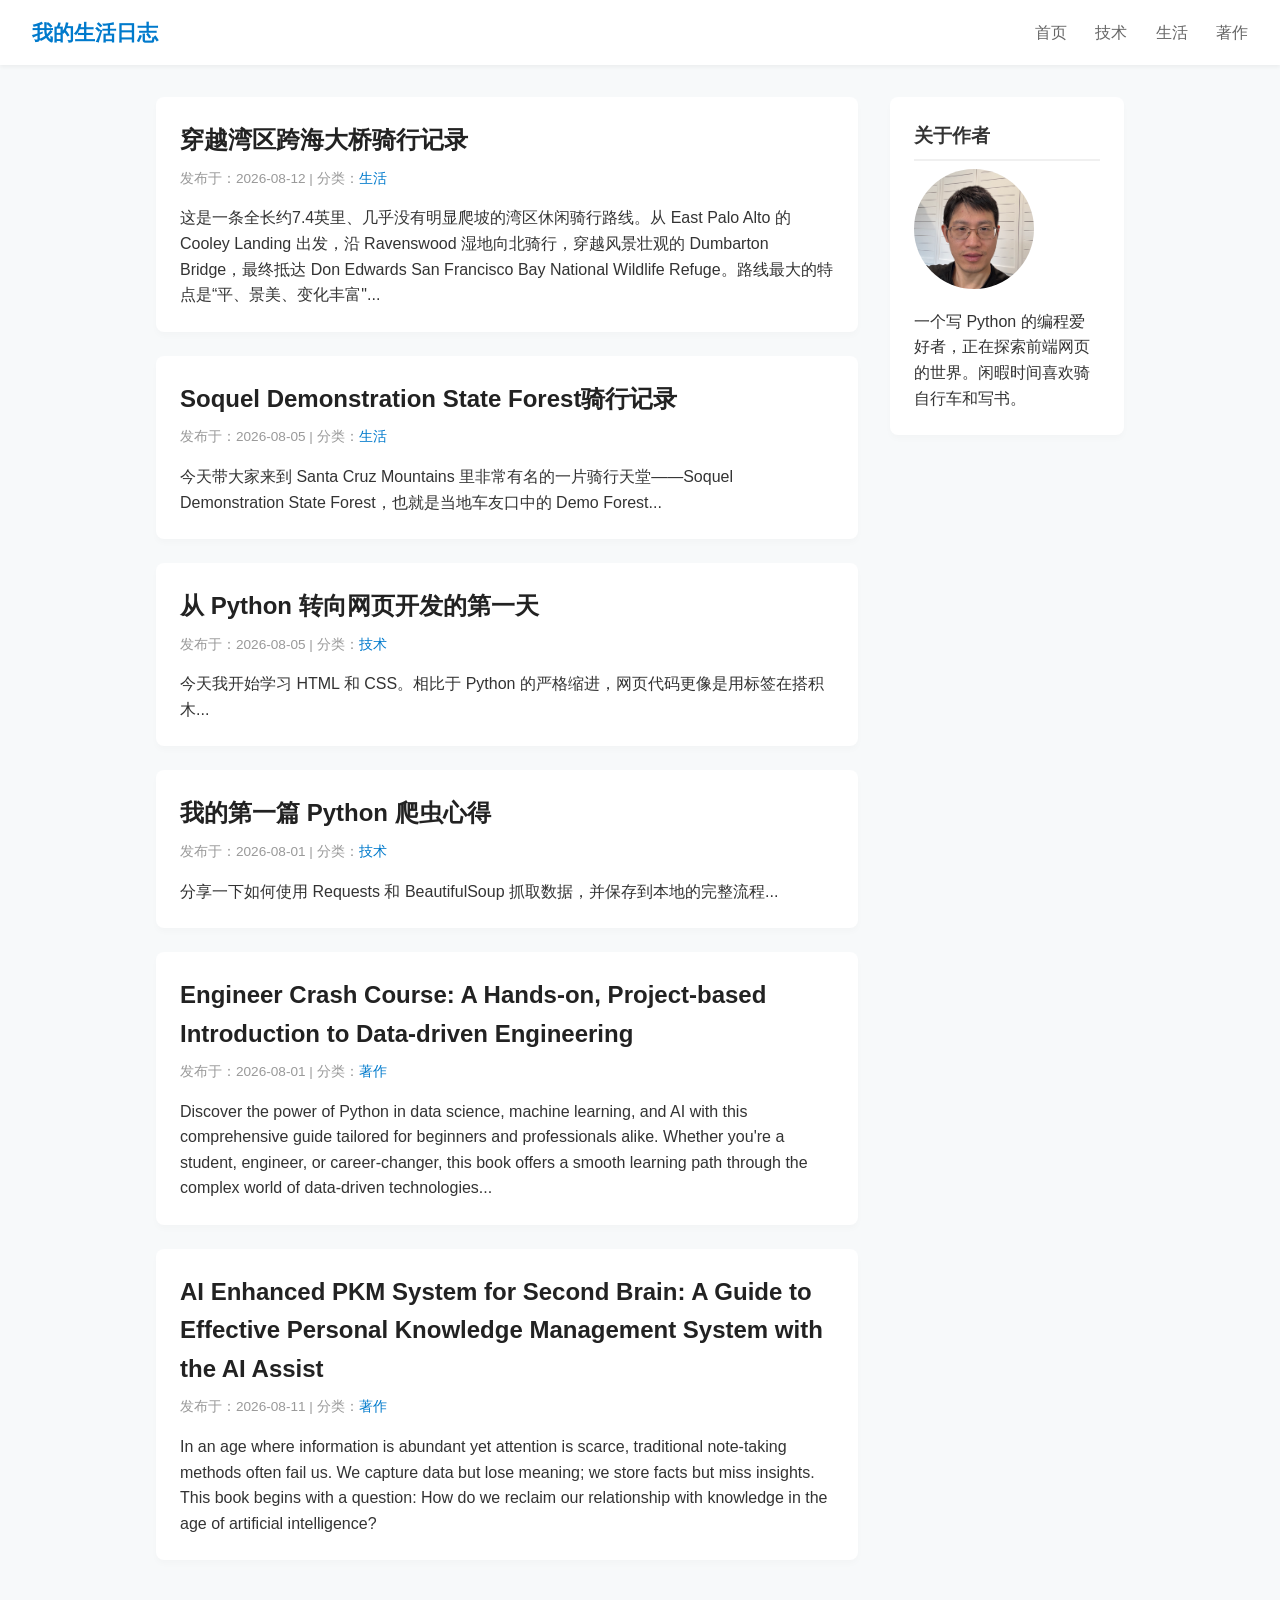
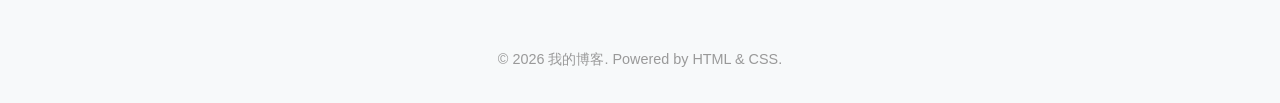
<file: index.html>
<!DOCTYPE html>
<html lang="zh-CN">
<head>
    <meta charset="UTF-8">
    <meta name="viewport" content="width=device-width, initial-scale=1.0">
    <title>我的个人博客</title>
    <!-- 引入外部样式表 -->
    <link rel="stylesheet" href="style.css">
</head>
<body>

    <!-- 头部导航 -->
    <header>
        <div class="logo">我的生活日志</div>
        <nav>
            <a href="#">首页</a>
            <a href="All-techs.html">技术</a>
            <a href="All-rides.html">生活</a>
            <a href="All-books.html">著作</a>
        </nav>
    </header>

    <!-- 主体内容区 -->
    <div class="container">
        <!-- 文章列表 -->
        <main class="post-list">
            <article class="post-card">
                <h2><a href="articles-rides/article-ride-dumbarton.html">穿越湾区跨海大桥骑行记录</a></h2>
                <div class="post-meta">发布于：2026-08-12 | 分类：<a href="articles-rides/article-ride-dumbarton.html" style="color: #007acc; text-decoration: none;">生活</a></div>
                <p>这是一条全长约7.4英里、几乎没有明显爬坡的湾区休闲骑行路线。从 East Palo Alto 的 Cooley Landing 出发，沿 Ravenswood 湿地向北骑行，穿越风景壮观的 Dumbarton Bridge，最终抵达 Don Edwards San Francisco Bay National Wildlife Refuge。路线最大的特点是“平、景美、变化丰富"...</p>
            </article>
            
            <article class="post-card">
                <h2><a href="articles-rides/article-ride.html">Soquel Demonstration State Forest骑行记录</a></h2>
                <div class="post-meta">发布于：2026-08-05 | 分类：<a href="articles-rides/article-ride.html" style="color: #007acc; text-decoration: none;">生活</a></div>
                <p>今天带大家来到 Santa Cruz Mountains 里非常有名的一片骑行天堂——Soquel Demonstration State Forest，也就是当地车友口中的 Demo Forest...</p>
            </article>
            
            <article class="post-card">
                <h2><a href="articles-techs/article-web.html">从 Python 转向网页开发的第一天</a></h2>
                <div class="post-meta">发布于：2026-08-05 | 分类：<a href="articles-techs/article-web.html" style="color: #007acc; text-decoration: none;">技术</a></div>
                <p>今天我开始学习 HTML 和 CSS。相比于 Python 的严格缩进，网页代码更像是用标签在搭积木...</p>
            </article>

            <article class="post-card">
                <h2><a href="articles-techs/article-python.html">我的第一篇 Python 爬虫心得</a></h2>
                <div class="post-meta">发布于：2026-08-01 | 分类：<a href="articles-techs/article-python.html" style="color: #007acc; text-decoration: none;">技术</a></div>
                <p>分享一下如何使用 Requests 和 BeautifulSoup 抓取数据，并保存到本地的完整流程...</p>
            </article>
                        
            <article class="post-card">
                <h2><a href="#">Engineer Crash Course: A Hands-on, Project-based Introduction to Data-driven Engineering</a></h2>
                <div class="post-meta">发布于：2026-08-01 | 分类：<a href="#" style="color: #007acc; text-decoration: none;">著作</a></div>
                <p>Discover the power of Python in data science, machine learning, and AI with this comprehensive guide tailored for beginners and professionals alike. Whether you're a student, engineer, or career-changer, this book offers a smooth learning path through the complex world of data-driven technologies...</p>
            </article>
            
            <article class="post-card">
                <h2><a href="#">AI Enhanced PKM System for Second Brain: A Guide to Effective Personal Knowledge Management System with the AI Assist</a></h2>
                <div class="post-meta">发布于：2026-08-11 | 分类：<a href="#" style="color: #007acc; text-decoration: none;">著作</a></div>
                <p>In an age where information is abundant yet attention is scarce, traditional note-taking methods often fail us. We capture data but lose meaning; we store facts but miss insights. This book begins with a question: How do we reclaim our relationship with knowledge in the age of artificial intelligence?</p>
            </article>

        </main>

        <!-- 侧边栏 -->
        <aside class="sidebar">
            <div class="widget">
                <h3>关于作者</h3>

                <!-- ADD AVATAR IMAGE HERE -->
                <img src="images/avatar.jpg" alt="Author Profile Picture" class="sidebar-avatar">

                <p>一个写 Python 的编程爱好者，正在探索前端网页的世界。闲暇时间喜欢骑自行车和写书。</p>
            </div>
        </aside>
    </div>

    <!-- 页脚 -->
    <footer>
        <p>&copy; 2026 我的博客. Powered by HTML & CSS.</p>
    </footer>

</body>
</html>
</file>
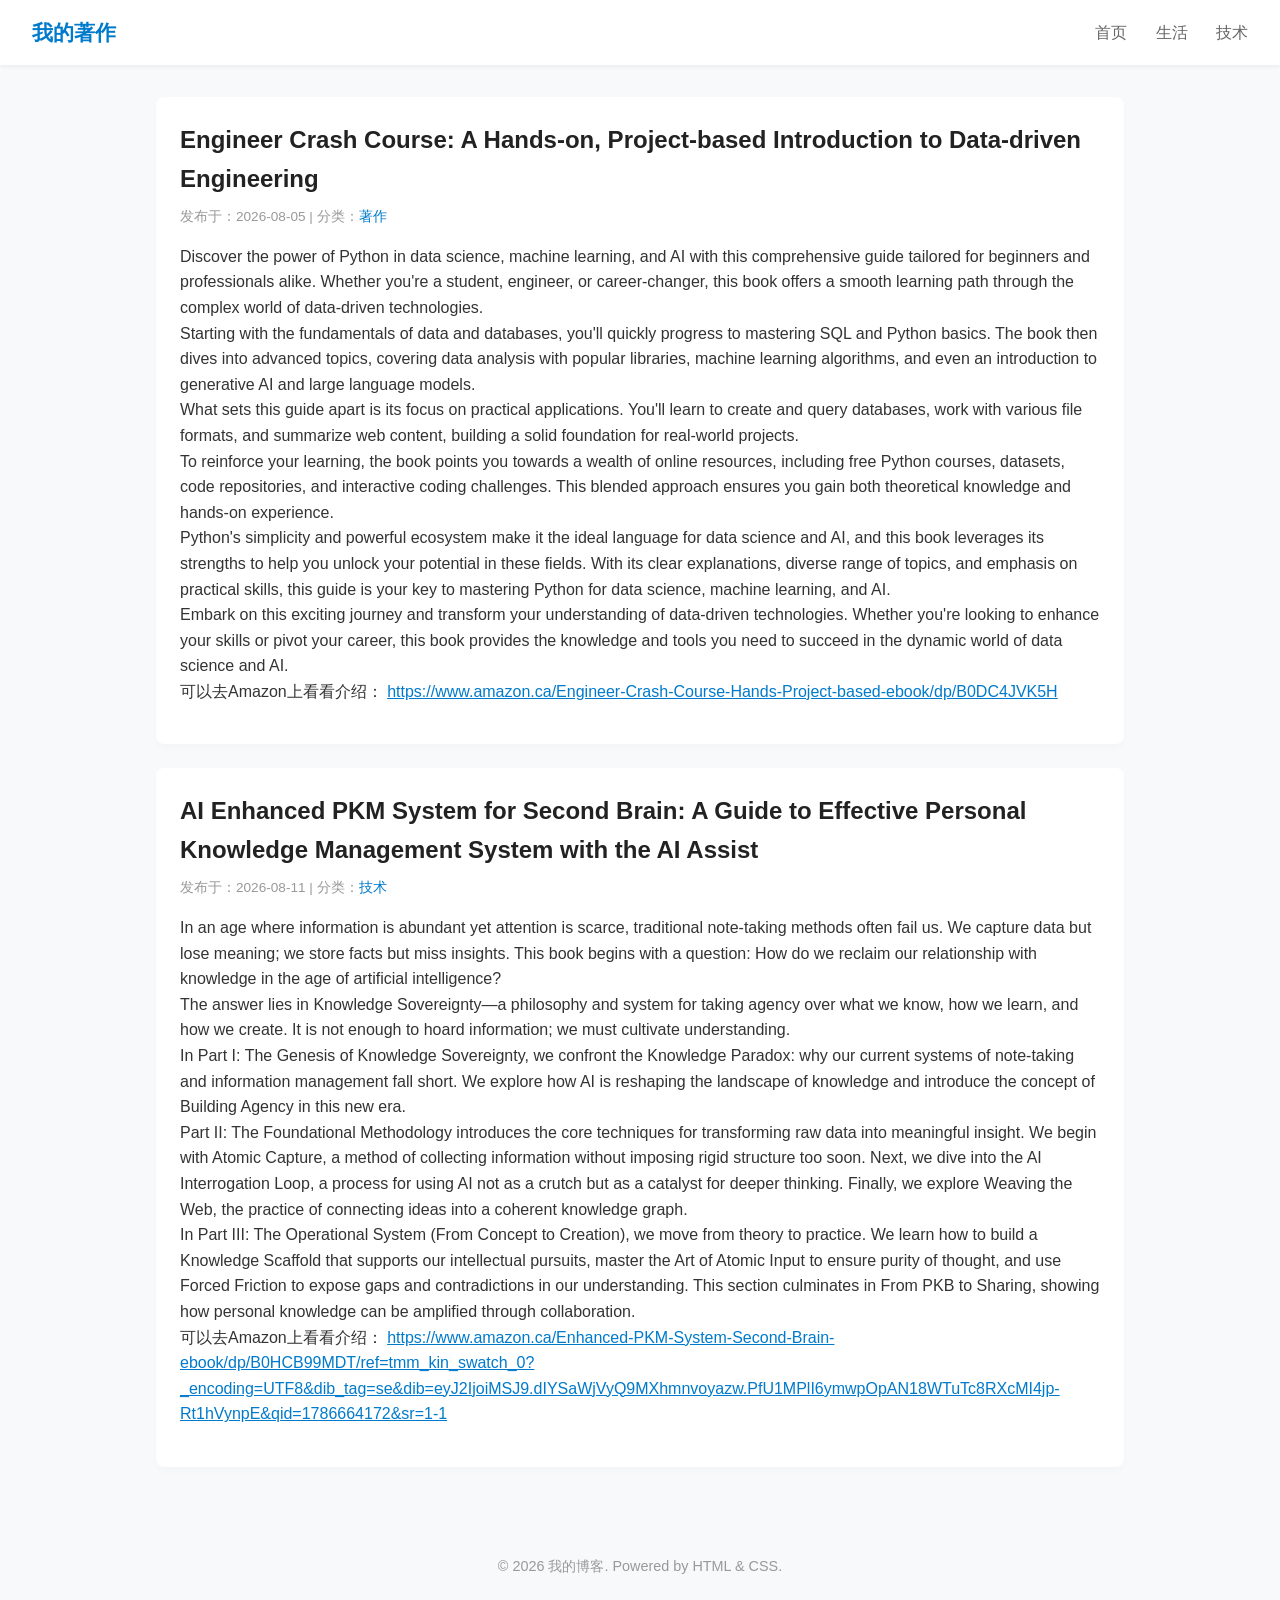
<file: All-books.html>
<!DOCTYPE html>
<html lang="zh-CN">
<head>
    <meta charset="UTF-8">
    <meta name="viewport" content="width=device-width, initial-scale=1.0">
    <title>我的著作</title>
    <link rel="stylesheet" href="style.css">
</head>
<body>
    <!-- 统一导航栏 -->
    <header>
        <div class="logo">我的著作</div>
        <nav>
            <a href="index.html">首页</a>
            <a href="All-rides.html">生活</a>
            <a href="All-techs.html">技术</a>
        </nav>
    </header>

    <!-- 文章内容 -->
    <div class="container">
        <main class="post-list">
            <article class="post-card">
                <h2><a href="article-web.html">Engineer Crash Course: A Hands-on, Project-based Introduction to Data-driven Engineering</a></h2>
                <div class="post-meta">发布于：2026-08-05 | 分类：<a href="article-web.html" style="color: #007acc; text-decoration: none;">著作</a></div>
                <p>Discover the power of Python in data science, machine learning, and AI with this comprehensive guide tailored for beginners and professionals alike. Whether you're a student, engineer, or career-changer, this book offers a smooth learning path through the complex world of data-driven technologies.</p>
                <p>Starting with the fundamentals of data and databases, you'll quickly progress to mastering SQL and Python basics. The book then dives into advanced topics, covering data analysis with popular libraries, machine learning algorithms, and even an introduction to generative AI and large language models.</p>
                <p>What sets this guide apart is its focus on practical applications. You'll learn to create and query databases, work with various file formats, and summarize web content, building a solid foundation for real-world projects.</p>
                <p>To reinforce your learning, the book points you towards a wealth of online resources, including free Python courses, datasets, code repositories, and interactive coding challenges. This blended approach ensures you gain both theoretical knowledge and hands-on experience.</p>
                <p>Python's simplicity and powerful ecosystem make it the ideal language for data science and AI, and this book leverages its strengths to help you unlock your potential in these fields. With its clear explanations, diverse range of topics, and emphasis on practical skills, this guide is your key to mastering Python for data science, machine learning, and AI.</p>
                <p>Embark on this exciting journey and transform your understanding of data-driven technologies. Whether you're looking to enhance your skills or pivot your career, this book provides the knowledge and tools you need to succeed in the dynamic world of data science and AI.</p>

                <p style="margin-bottom: 1rem;">可以去Amazon上看看介绍：
                    <a href="https://www.amazon.ca/Engineer-Crash-Course-Hands-Project-based-ebook/dp/B0DC4JVK5H" target="_blank" style="color: #007acc; text-decoration: underline;">
                            https://www.amazon.ca/Engineer-Crash-Course-Hands-Project-based-ebook/dp/B0DC4JVK5H
                    </a>
                </p>

            </article>

            <article class="post-card">
                <h2><a href="article-python.html">AI Enhanced PKM System for Second Brain: A Guide to Effective Personal Knowledge Management System with the AI Assist</a></h2>
                <div class="post-meta">发布于：2026-08-11 | 分类：<a href="article-python.html" style="color: #007acc; text-decoration: none;">技术</a></div>
                <p>In an age where information is abundant yet attention is scarce, traditional note-taking methods often fail us. We capture data but lose meaning; we store facts but miss insights. This book begins with a question: How do we reclaim our relationship with knowledge in the age of artificial intelligence?</p>
                <p>The answer lies in Knowledge Sovereignty—a philosophy and system for taking agency over what we know, how we learn, and how we create. It is not enough to hoard information; we must cultivate understanding.</p>
                <p>In Part I: The Genesis of Knowledge Sovereignty, we confront the Knowledge Paradox: why our current systems of note-taking and information management fall short. We explore how AI is reshaping the landscape of knowledge and introduce the concept of Building Agency in this new era.</p>
                <p>Part II: The Foundational Methodology introduces the core techniques for transforming raw data into meaningful insight. We begin with Atomic Capture, a method of collecting information without imposing rigid structure too soon. Next, we dive into the AI Interrogation Loop, a process for using AI not as a crutch but as a catalyst for deeper thinking. Finally, we explore Weaving the Web, the practice of connecting ideas into a coherent knowledge graph.</p>
                <p>In Part III: The Operational System (From Concept to Creation), we move from theory to practice. We learn how to build a Knowledge Scaffold that supports our intellectual pursuits, master the Art of Atomic Input to ensure purity of thought, and use Forced Friction to expose gaps and contradictions in our understanding. This section culminates in From PKB to Sharing, showing how personal knowledge can be amplified through collaboration.</p>
            
                <p style="margin-bottom: 1rem;">可以去Amazon上看看介绍：
                    <a href="https://www.amazon.ca/Enhanced-PKM-System-Second-Brain-ebook/dp/B0HCB99MDT/ref=tmm_kin_swatch_0?_encoding=UTF8&dib_tag=se&dib=eyJ2IjoiMSJ9.dIYSaWjVyQ9MXhmnvoyazw.PfU1MPlI6ymwpOpAN18WTuTc8RXcMI4jp-Rt1hVynpE&qid=1786664172&sr=1-1" target="_blank" style="color: #007acc; text-decoration: underline;">
                            https://www.amazon.ca/Enhanced-PKM-System-Second-Brain-ebook/dp/B0HCB99MDT/ref=tmm_kin_swatch_0?_encoding=UTF8&dib_tag=se&dib=eyJ2IjoiMSJ9.dIYSaWjVyQ9MXhmnvoyazw.PfU1MPlI6ymwpOpAN18WTuTc8RXcMI4jp-Rt1hVynpE&qid=1786664172&sr=1-1
                    </a>
                </p>
            
            </article>
        </main>
    </div>

    <!-- 页脚 -->
    <footer>
        <p>&copy; 2026 我的博客. Powered by HTML & CSS.</p>
    </footer>

</body>
</html>
</file>
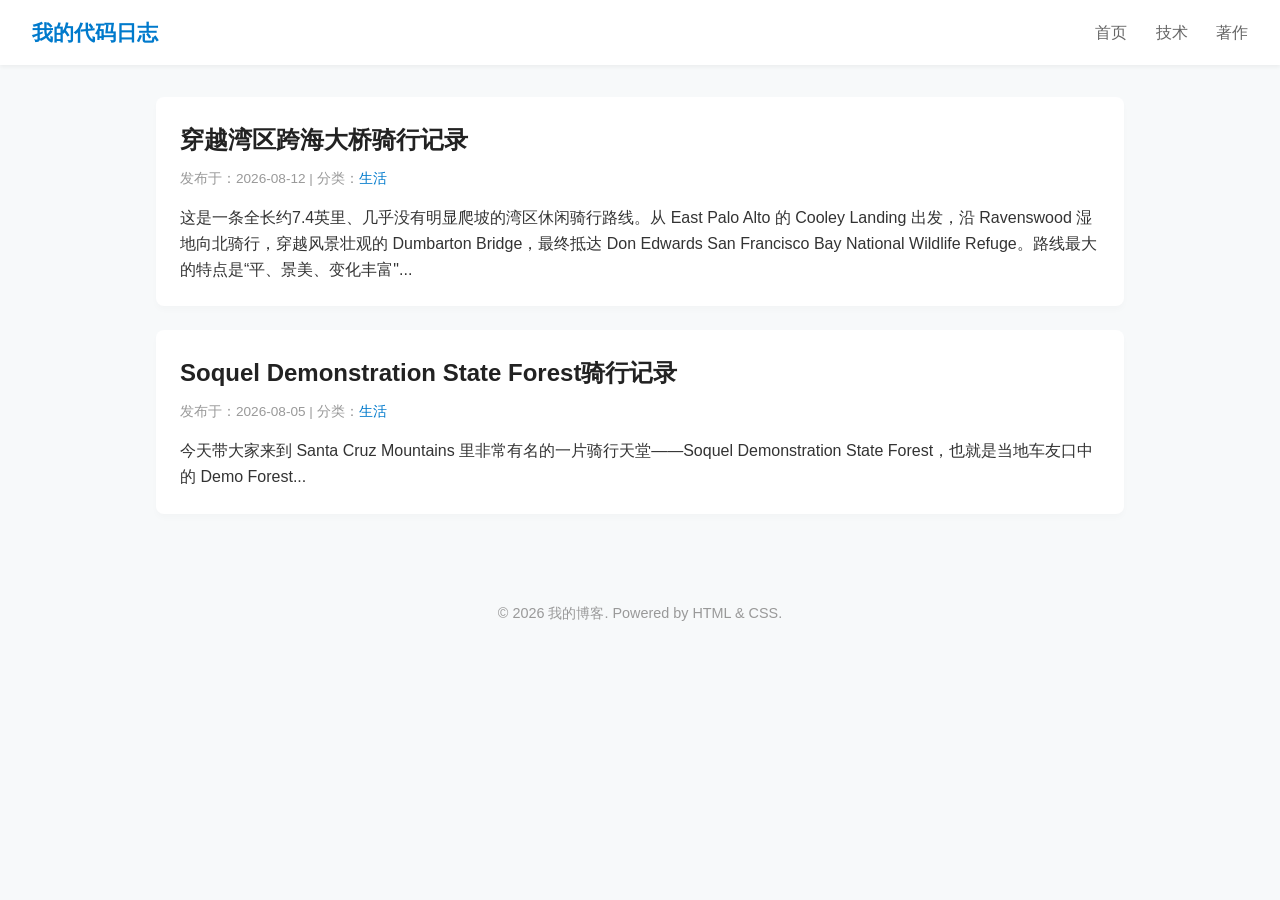
<file: All-rides.html>
<!DOCTYPE html>
<html lang="zh-CN">
<head>
    <meta charset="UTF-8">
    <meta name="viewport" content="width=device-width, initial-scale=1.0">
    <title>我的骑行记录</title>
    <link rel="stylesheet" href="style.css">
</head>
<body>
    <!-- 统一导航栏 -->
    <header>
        <div class="logo">我的代码日志</div>
        <nav>
            <a href="index.html">首页</a>
            <a href="All-techs.html">技术</a>
            <a href="All-books.html">著作</a>
        </nav>
    </header>

    <!-- 文章内容 -->
    <div class="container">
        <main class="post-list">
            
            <article class="post-card">
                <h2><a href="articles-rides/article-ride-dumbarton.html">穿越湾区跨海大桥骑行记录</a></h2>
                <div class="post-meta">发布于：2026-08-12 | 分类：<a href="articles-rides/article-ride-dumbarton.html" style="color: #007acc; text-decoration: none;">生活</a></div>
                <p>这是一条全长约7.4英里、几乎没有明显爬坡的湾区休闲骑行路线。从 East Palo Alto 的 Cooley Landing 出发，沿 Ravenswood 湿地向北骑行，穿越风景壮观的 Dumbarton Bridge，最终抵达 Don Edwards San Francisco Bay National Wildlife Refuge。路线最大的特点是“平、景美、变化丰富"...</p>
            </article>
            
            <article class="post-card">
                <h2><a href="articles-rides/article-ride.html">Soquel Demonstration State Forest骑行记录</a></h2>
                <div class="post-meta">发布于：2026-08-05 | 分类：<a href="articles-rides/article-ride.html" style="color: #007acc; text-decoration: none;">生活</a></div>
                <p>今天带大家来到 Santa Cruz Mountains 里非常有名的一片骑行天堂——Soquel Demonstration State Forest，也就是当地车友口中的 Demo Forest...</p>
            </article>
            
        </main>
    </div>

    <!-- 页脚 -->
    <footer>
        <p>&copy; 2026 我的博客. Powered by HTML & CSS.</p>
    </footer>

</body>
</html>
</file>
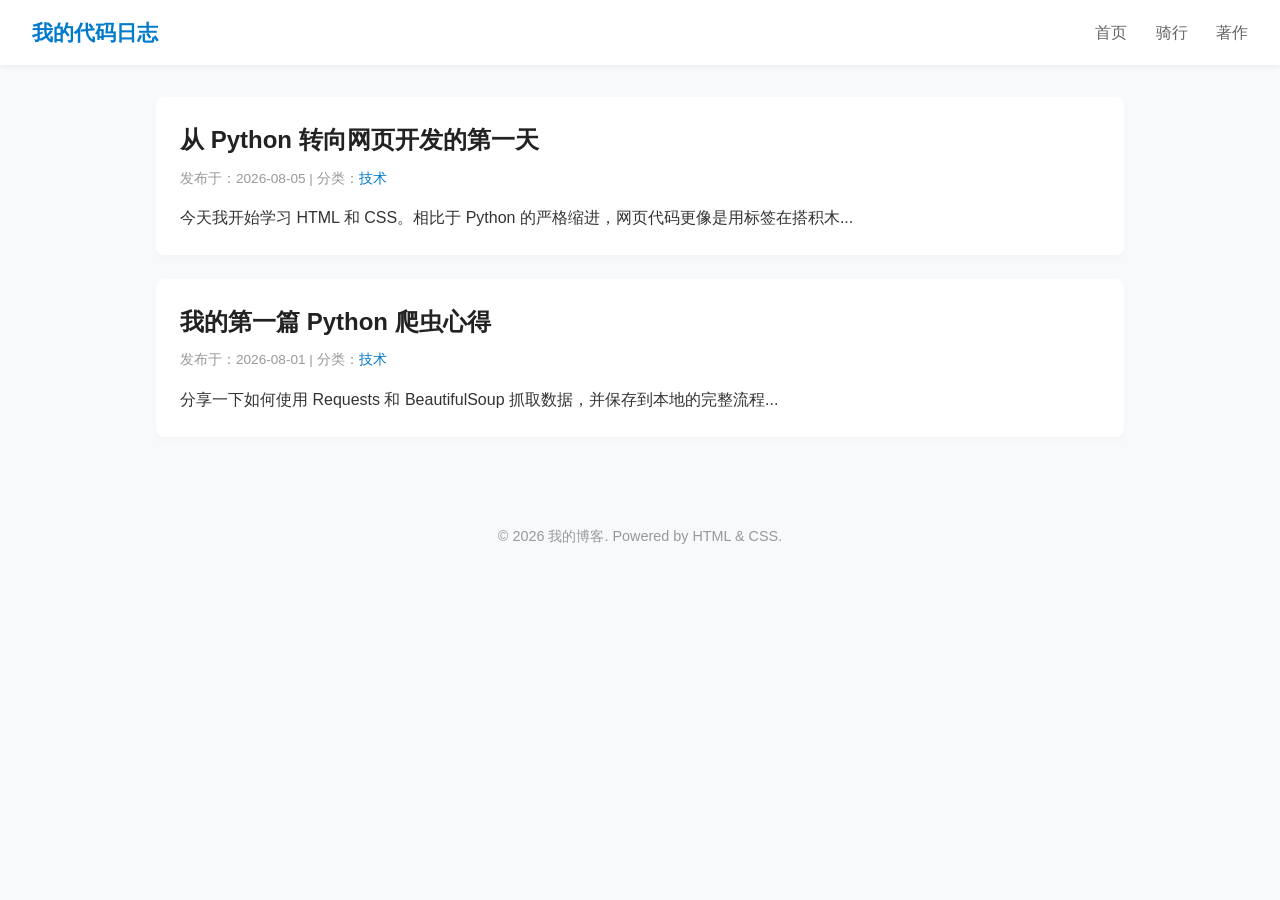
<file: All-techs.html>
<!DOCTYPE html>
<html lang="zh-CN">
<head>
    <meta charset="UTF-8">
    <meta name="viewport" content="width=device-width, initial-scale=1.0">
    <title>我的骑行记录</title>
    <link rel="stylesheet" href="style.css">
</head>
<body>
    <!-- 统一导航栏 -->
    <header>
        <div class="logo">我的代码日志</div>
        <nav>
            <a href="index.html">首页</a>
            <a href="All-rides.html">骑行</a>
            <a href="All-books.html">著作</a>
        </nav>
    </header>

    <!-- 文章内容 -->
    <div class="container">
        <main class="post-list">
            <article class="post-card">
                <h2><a href="articles-techs/article-web.html">从 Python 转向网页开发的第一天</a></h2>
                <div class="post-meta">发布于：2026-08-05 | 分类：<a href="articles-techs/article-web.html" style="color: #007acc; text-decoration: none;">技术</a></div>
                <p>今天我开始学习 HTML 和 CSS。相比于 Python 的严格缩进，网页代码更像是用标签在搭积木...</p>
            </article>

            <article class="post-card">
                <h2><a href="articles-techs/article-python.html">我的第一篇 Python 爬虫心得</a></h2>
                <div class="post-meta">发布于：2026-08-01 | 分类：<a href="articles-techs/article-python.html" style="color: #007acc; text-decoration: none;">技术</a></div>
                <p>分享一下如何使用 Requests 和 BeautifulSoup 抓取数据，并保存到本地的完整流程...</p>
            </article>
        </main>
    </div>

    <!-- 页脚 -->
    <footer>
        <p>&copy; 2026 我的博客. Powered by HTML & CSS.</p>
    </footer>

</body>
</html>
</file>
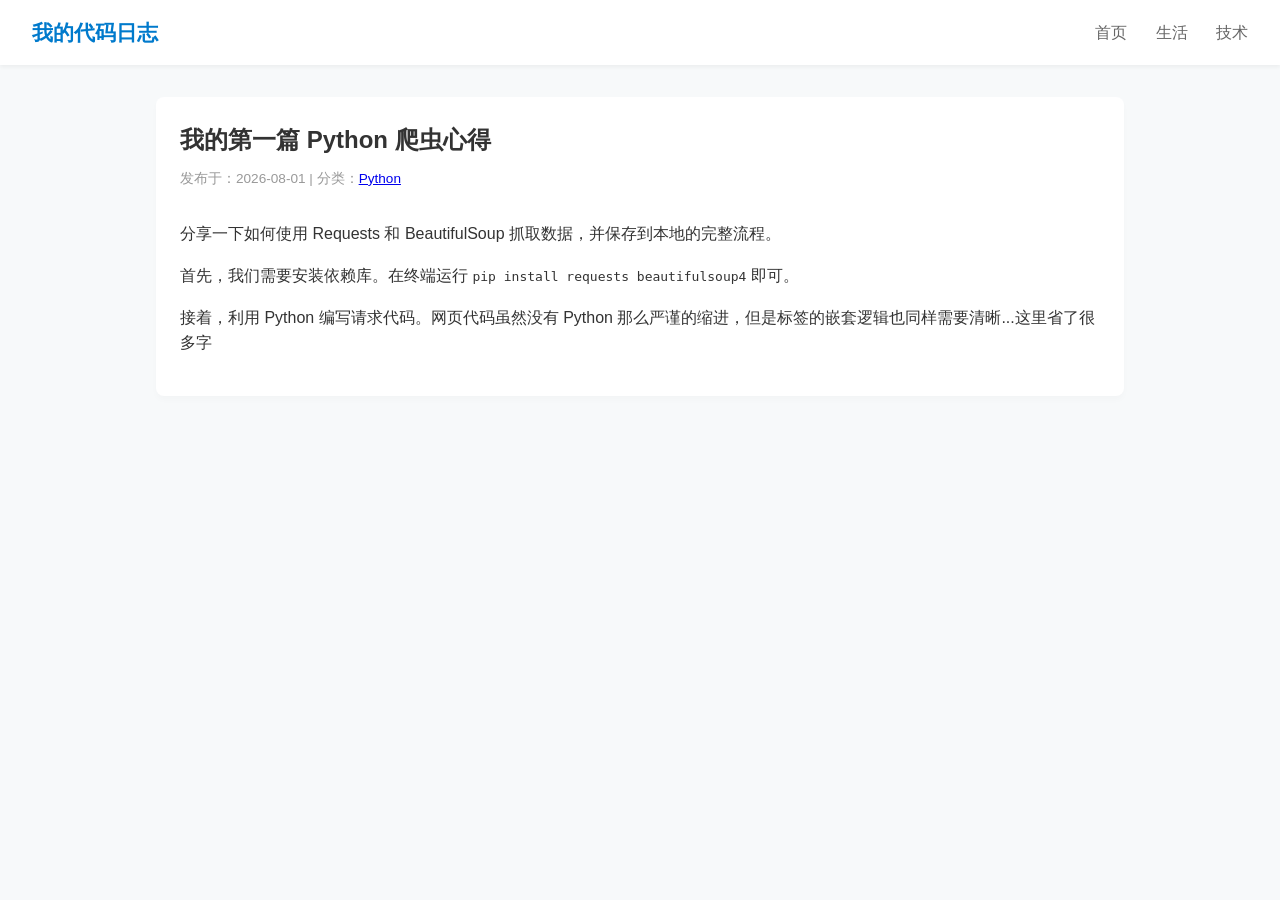
<file: article-python.html>
<!DOCTYPE html>
<html lang="zh-CN">
<head>
    <meta charset="UTF-8">
    <meta name="viewport" content="width=device-width, initial-scale=1.0">
    <title>我的第一篇 Python 爬虫心得 - 我的个人博客</title>
    <link rel="stylesheet" href="style.css">
</head>
<body>
    <!-- 统一导航栏 -->
    <header>
        <div class="logo">我的代码日志</div>
        <nav>
            <a href="index.html">首页</a>
            <a href="All-rides.html">生活</a>
            <a href="All-techs.html">技术</a>
        </nav>
    </header>

    <!-- 文章内容 -->
    <div class="container">
        <main class="post-list">
            <article class="post-card" style="transform: none;">
                <h1>我的第一篇 Python 爬虫心得</h1>
                <div class="post-meta">发布于：2026-08-01 | 分类：<a href="article-python.html">Python</a></div>
                <div class="article-content" style="margin-top: 2rem;">
                    <p style="margin-bottom: 1rem;">分享一下如何使用 Requests 和 BeautifulSoup 抓取数据，并保存到本地的完整流程。</p>
                    <p style="margin-bottom: 1rem;">首先，我们需要安装依赖库。在终端运行 <code>pip install requests beautifulsoup4</code> 即可。</p>
                    <p style="margin-bottom: 1rem;">接着，利用 Python 编写请求代码。网页代码虽然没有 Python 那么严谨的缩进，但是标签的嵌套逻辑也同样需要清晰...这里省了很多字</p>
                    
                </div>
            </article>
        </main>
    </div>
</body>
</html>
</file>
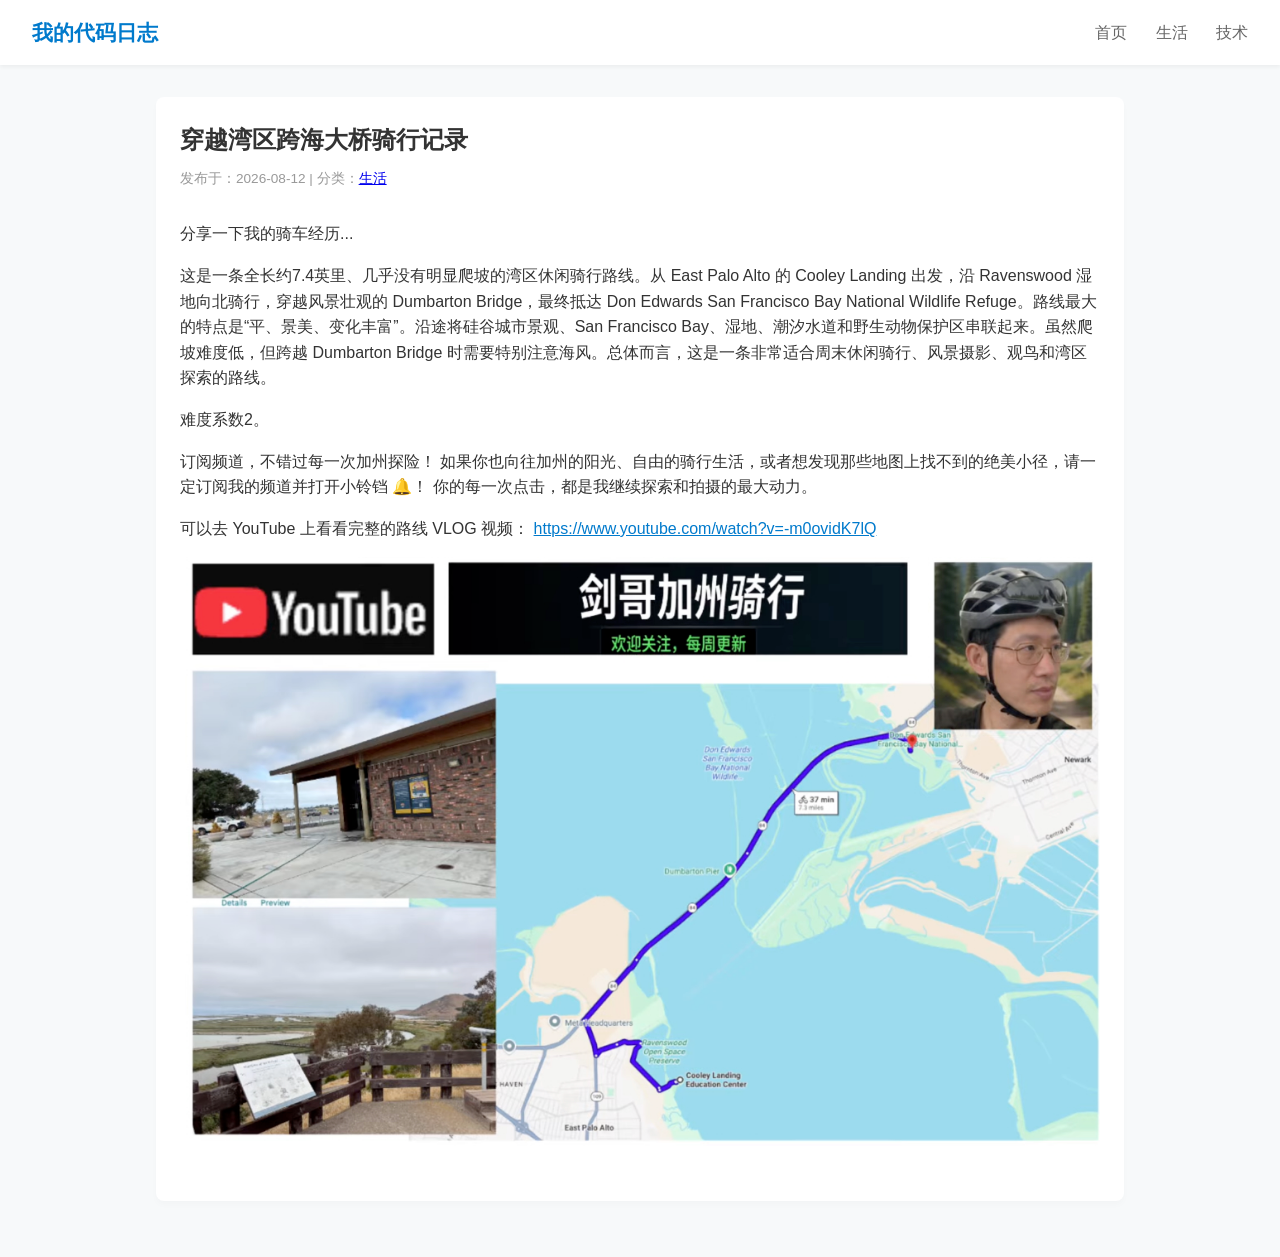
<file: article-ride-dumbarton.html>
<!DOCTYPE html>
<html lang="zh-CN">
<head>
    <meta charset="UTF-8">
    <meta name="viewport" content="width=device-width, initial-scale=1.0">
    <title>穿越湾区跨海大桥骑行记录 - 我的个人博客</title>
    <link rel="stylesheet" href="style.css">
</head>
<body>
    <!-- 统一导航栏 -->
    <header>
        <div class="logo">我的代码日志</div>
        <nav>
            <a href="index.html">首页</a>
            <a href="All-rides.html">生活</a>
            <a href="All-techs.html">技术</a>
        </nav>
    </header>

    <!-- 文章内容 -->
    <div class="container">
        <main class="post-list">
            <article class="post-card" style="transform: none;">
                <h1>穿越湾区跨海大桥骑行记录</h1>
                <div class="post-meta">发布于：2026-08-12 | 分类：<a href="article-ride.html">生活</a></div>
                <div class="article-content" style="margin-top: 2rem;">
                    <p style="margin-bottom: 1rem;">分享一下我的骑车经历...</p>
                    <p style="margin-bottom: 1rem;">这是一条全长约7.4英里、几乎没有明显爬坡的湾区休闲骑行路线。从 East Palo Alto 的 Cooley Landing 出发，沿 Ravenswood 湿地向北骑行，穿越风景壮观的 Dumbarton Bridge，最终抵达 Don Edwards San Francisco Bay National Wildlife Refuge。路线最大的特点是“平、景美、变化丰富”。沿途将硅谷城市景观、San Francisco Bay、湿地、潮汐水道和野生动物保护区串联起来。虽然爬坡难度低，但跨越 Dumbarton Bridge 时需要特别注意海风。总体而言，这是一条非常适合周末休闲骑行、风景摄影、观鸟和湾区探索的路线。</p>
                    <p style="margin-bottom: 1rem;">难度系数2。</p>
                    <p style="margin-bottom: 1rem;">订阅频道，不错过每一次加州探险！ 如果你也向往加州的阳光、自由的骑行生活，或者想发现那些地图上找不到的绝美小径，请一定订阅我的频道并打开小铃铛 🔔！ 你的每一次点击，都是我继续探索和拍摄的最大动力。</p>

                    <p style="margin-bottom: 1rem;">可以去 YouTube 上看看完整的路线 VLOG 视频：
                        <a href="https://www.youtube.com/watch?v=-m0ovidK7lQ" target="_blank" style="color: #007acc; text-decoration: underline;">
                            https://www.youtube.com/watch?v=-m0ovidK7lQ
                        </a>
                    </p>

                                        
                    <!-- 示例 1：在段落下方插入一张骑行路线图片 -->
                    <img src="images/dumbarton-bridge.jpg" alt="穿越湾区跨海大桥 -- Dumbarton Bridge" style="width: 100%; height: auto; border-radius: 8px; margin-bottom: 1.5rem;">

                    
                </div>
            </article>
        </main>
    </div>
</body>
</html>
</file>
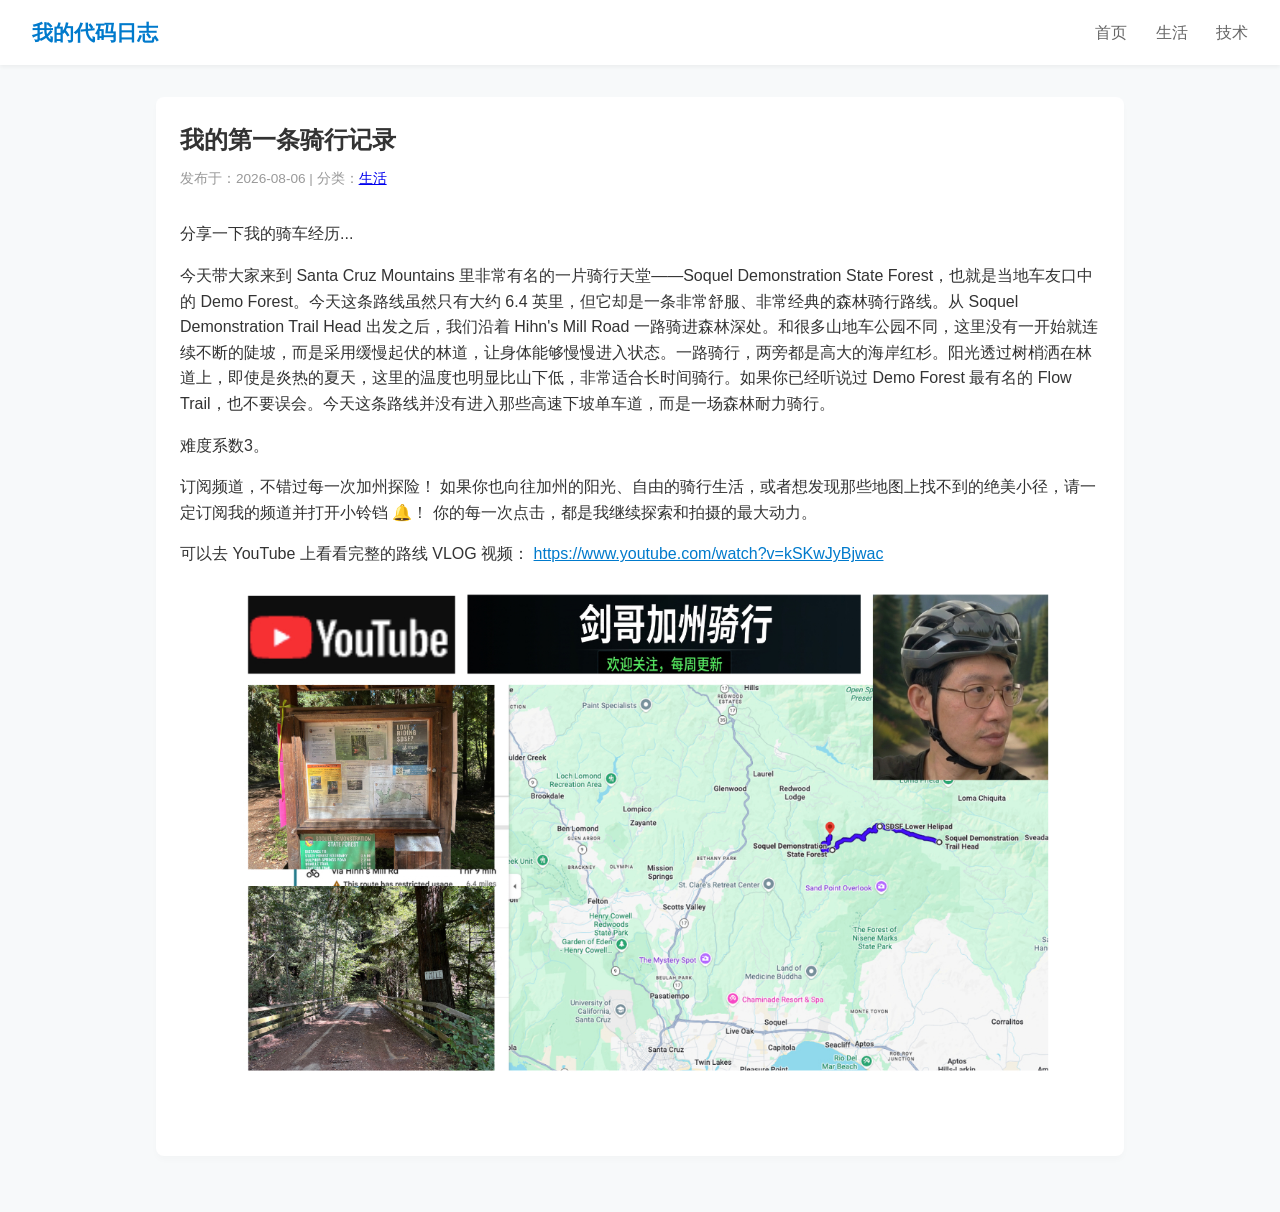
<file: article-ride.html>
<!DOCTYPE html>
<html lang="zh-CN">
<head>
    <meta charset="UTF-8">
    <meta name="viewport" content="width=device-width, initial-scale=1.0">
    <title>我的第一条骑行记录 - 我的个人博客</title>
    <link rel="stylesheet" href="style.css">
</head>
<body>
    <!-- 统一导航栏 -->
    <header>
        <div class="logo">我的代码日志</div>
        <nav>
            <a href="index.html">首页</a>
            <a href="All-rides.html">生活</a>
            <a href="All-techs.html">技术</a>
        </nav>
    </header>

    <!-- 文章内容 -->
    <div class="container">
        <main class="post-list">
            <article class="post-card" style="transform: none;">
                <h1>我的第一条骑行记录</h1>
                <div class="post-meta">发布于：2026-08-06 | 分类：<a href="article-ride.html">生活</a></div>
                <div class="article-content" style="margin-top: 2rem;">
                    <p style="margin-bottom: 1rem;">分享一下我的骑车经历...</p>
                    <p style="margin-bottom: 1rem;">今天带大家来到 Santa Cruz Mountains 里非常有名的一片骑行天堂——Soquel Demonstration State Forest，也就是当地车友口中的 Demo Forest。今天这条路线虽然只有大约 6.4 英里，但它却是一条非常舒服、非常经典的森林骑行路线。从 Soquel Demonstration Trail Head 出发之后，我们沿着 Hihn's Mill Road 一路骑进森林深处。和很多山地车公园不同，这里没有一开始就连续不断的陡坡，而是采用缓慢起伏的林道，让身体能够慢慢进入状态。一路骑行，两旁都是高大的海岸红杉。阳光透过树梢洒在林道上，即使是炎热的夏天，这里的温度也明显比山下低，非常适合长时间骑行。如果你已经听说过 Demo Forest 最有名的 Flow Trail，也不要误会。今天这条路线并没有进入那些高速下坡单车道，而是一场森林耐力骑行。</p>
                    <p style="margin-bottom: 1rem;">难度系数3。</p>
                    <p style="margin-bottom: 1rem;">订阅频道，不错过每一次加州探险！ 如果你也向往加州的阳光、自由的骑行生活，或者想发现那些地图上找不到的绝美小径，请一定订阅我的频道并打开小铃铛 🔔！ 你的每一次点击，都是我继续探索和拍摄的最大动力。</p>

                    <p style="margin-bottom: 1rem;">可以去 YouTube 上看看完整的路线 VLOG 视频：
                        <a href="https://www.youtube.com/watch?v=kSKwJyBjwac" target="_blank" style="color: #007acc; text-decoration: underline;">
                            https://www.youtube.com/watch?v=kSKwJyBjwac
                        </a>
                    </p>

                                        
                    <!-- 示例 1：在段落下方插入一张骑行路线图片 -->
                    <img src="images/demo-forest.jpg" alt="Soquel Demonstration State Forest 森林骑行路线" style="width: 100%; height: auto; border-radius: 8px; margin-bottom: 1.5rem;">

                    
                </div>
            </article>
        </main>
    </div>
</body>
</html>
</file>
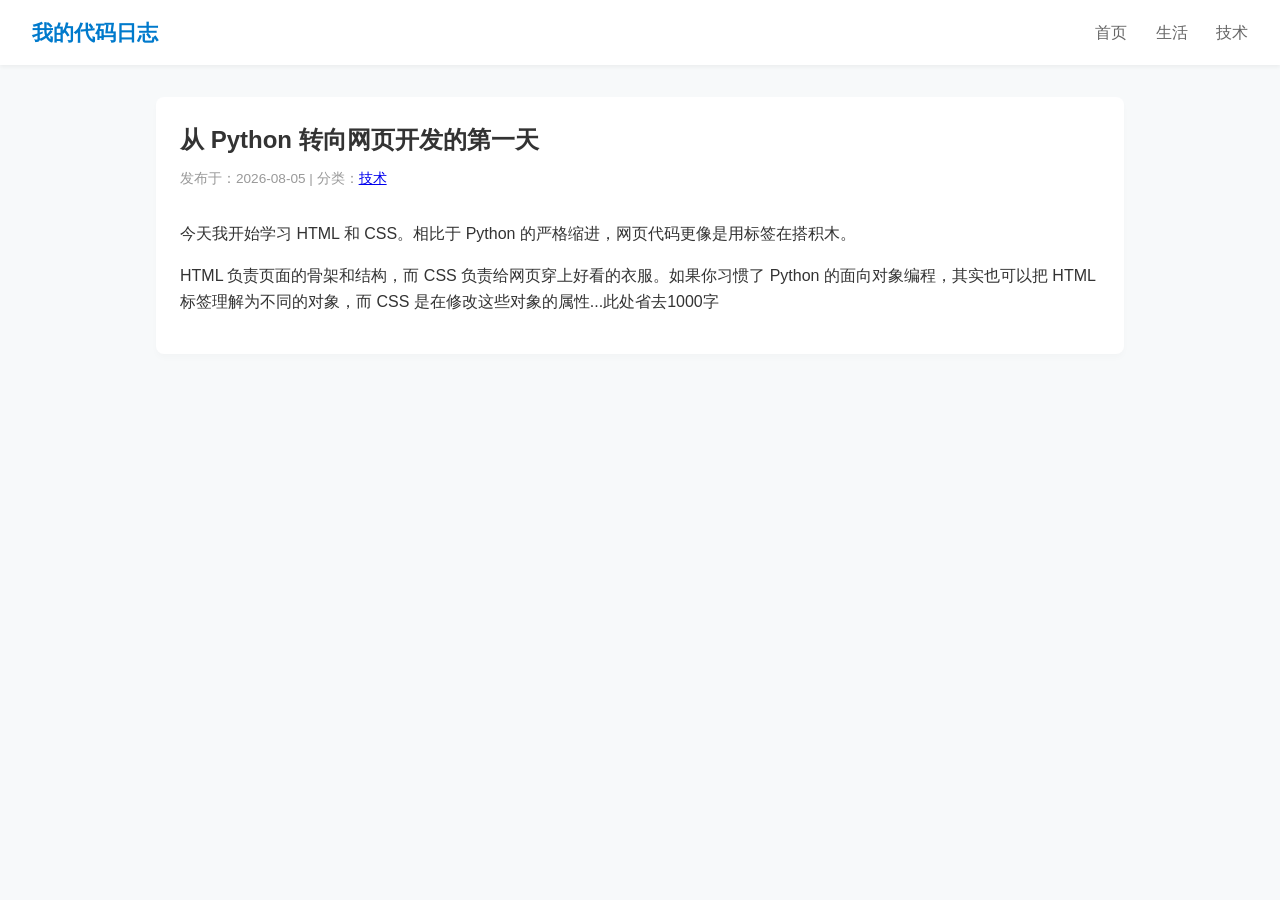
<file: article-web.html>
<!DOCTYPE html>
<html lang="zh-CN">
<head>
    <meta charset="UTF-8">
    <meta name="viewport" content="width=device-width, initial-scale=1.0">
    <title>从 Python 转向网页开发的第一天 - 我的个人博客</title>
    <link rel="stylesheet" href="style.css">
</head>
<body>
    <!-- 统一导航栏 -->
    <header>
        <div class="logo">我的代码日志</div>
        <nav>
            <a href="index.html">首页</a>
            <a href="All-rides.html">生活</a>
            <a href="All-techs.html">技术</a>
        </nav>
    </header>

    <!-- 文章内容 -->
    <div class="container">
        <main class="post-list">
            <article class="post-card" style="transform: none;">
                <h1>从 Python 转向网页开发的第一天</h1>
                <div class="post-meta">发布于：2026-08-05 | 分类：<a href="article-web.html">技术</a></div>
                <div class="article-content" style="margin-top: 2rem;">
                    <p style="margin-bottom: 1rem;">今天我开始学习 HTML 和 CSS。相比于 Python 的严格缩进，网页代码更像是用标签在搭积木。</p>
                    <p style="margin-bottom: 1rem;">HTML 负责页面的骨架和结构，而 CSS 负责给网页穿上好看的衣服。如果你习惯了 Python 的面向对象编程，其实也可以把 HTML 标签理解为不同的对象，而 CSS 是在修改这些对象的属性...此处省去1000字</p>
                </div>
            </article>
        </main>
    </div>
</body>
</html>
</file>
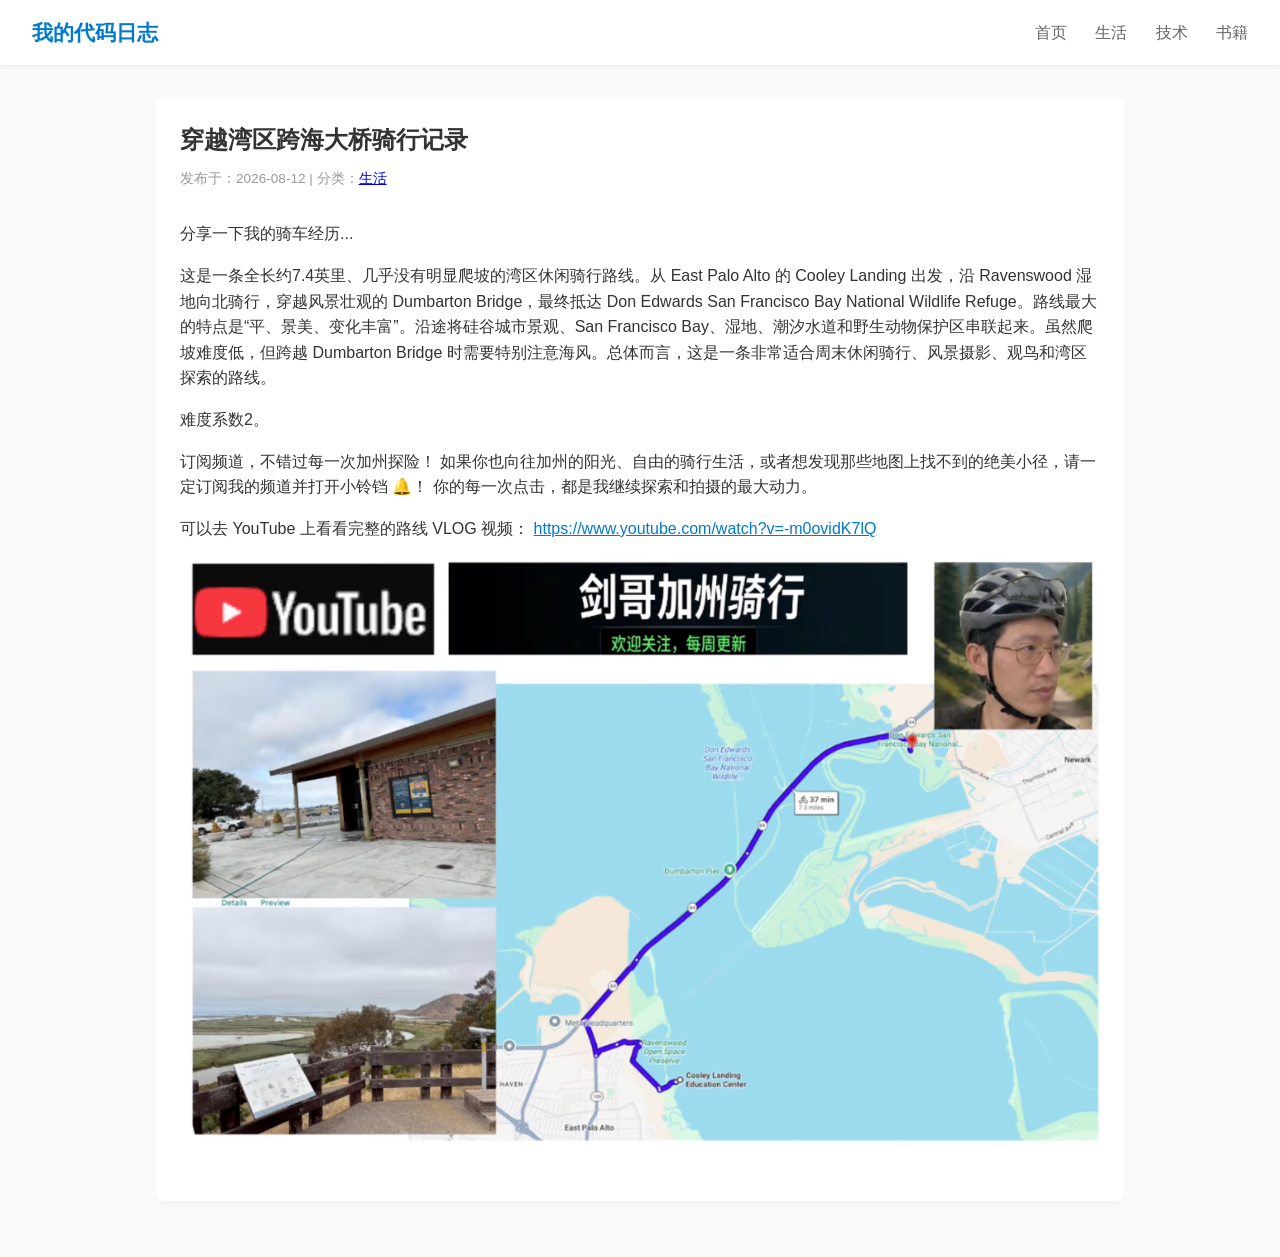
<file: articles-rides/article-ride-dumbarton.html>
<!DOCTYPE html>
<html lang="zh-CN">
<head>
    <meta charset="UTF-8">
    <meta name="viewport" content="width=device-width, initial-scale=1.0">
    <title>穿越湾区跨海大桥骑行记录 - 我的个人博客</title>
    <link rel="stylesheet" href="../style.css">
</head>
<body>
    <!-- 统一导航栏 -->
    <header>
        <div class="logo">我的代码日志</div>
        <nav>
            <a href="../index.html">首页</a>
            <a href="../All-rides.html">生活</a>
            <a href="../All-techs.html">技术</a>
            <a href="../All-books.html">书籍</a>
        </nav>
    </header>

    <!-- 文章内容 -->
    <div class="container">
        <main class="post-list">
            <article class="post-card" style="transform: none;">
                <h1>穿越湾区跨海大桥骑行记录</h1>
                <div class="post-meta">发布于：2026-08-12 | 分类：<a href="article-ride.html">生活</a></div>
                <div class="article-content" style="margin-top: 2rem;">
                    <p style="margin-bottom: 1rem;">分享一下我的骑车经历...</p>
                    <p style="margin-bottom: 1rem;">这是一条全长约7.4英里、几乎没有明显爬坡的湾区休闲骑行路线。从 East Palo Alto 的 Cooley Landing 出发，沿 Ravenswood 湿地向北骑行，穿越风景壮观的 Dumbarton Bridge，最终抵达 Don Edwards San Francisco Bay National Wildlife Refuge。路线最大的特点是“平、景美、变化丰富”。沿途将硅谷城市景观、San Francisco Bay、湿地、潮汐水道和野生动物保护区串联起来。虽然爬坡难度低，但跨越 Dumbarton Bridge 时需要特别注意海风。总体而言，这是一条非常适合周末休闲骑行、风景摄影、观鸟和湾区探索的路线。</p>
                    <p style="margin-bottom: 1rem;">难度系数2。</p>
                    <p style="margin-bottom: 1rem;">订阅频道，不错过每一次加州探险！ 如果你也向往加州的阳光、自由的骑行生活，或者想发现那些地图上找不到的绝美小径，请一定订阅我的频道并打开小铃铛 🔔！ 你的每一次点击，都是我继续探索和拍摄的最大动力。</p>

                    <p style="margin-bottom: 1rem;">可以去 YouTube 上看看完整的路线 VLOG 视频：
                        <a href="https://www.youtube.com/watch?v=-m0ovidK7lQ" target="_blank" style="color: #007acc; text-decoration: underline;">
                            https://www.youtube.com/watch?v=-m0ovidK7lQ
                        </a>
                    </p>

                                        
                    <!-- 示例 1：在段落下方插入一张骑行路线图片 -->
                    <img src="ride-images/dumbarton-bridge.jpg" alt="穿越湾区跨海大桥 -- Dumbarton Bridge" style="width: 100%; height: auto; border-radius: 8px; margin-bottom: 1.5rem;">

                    
                </div>
            </article>
        </main>
    </div>
</body>
</html>
</file>
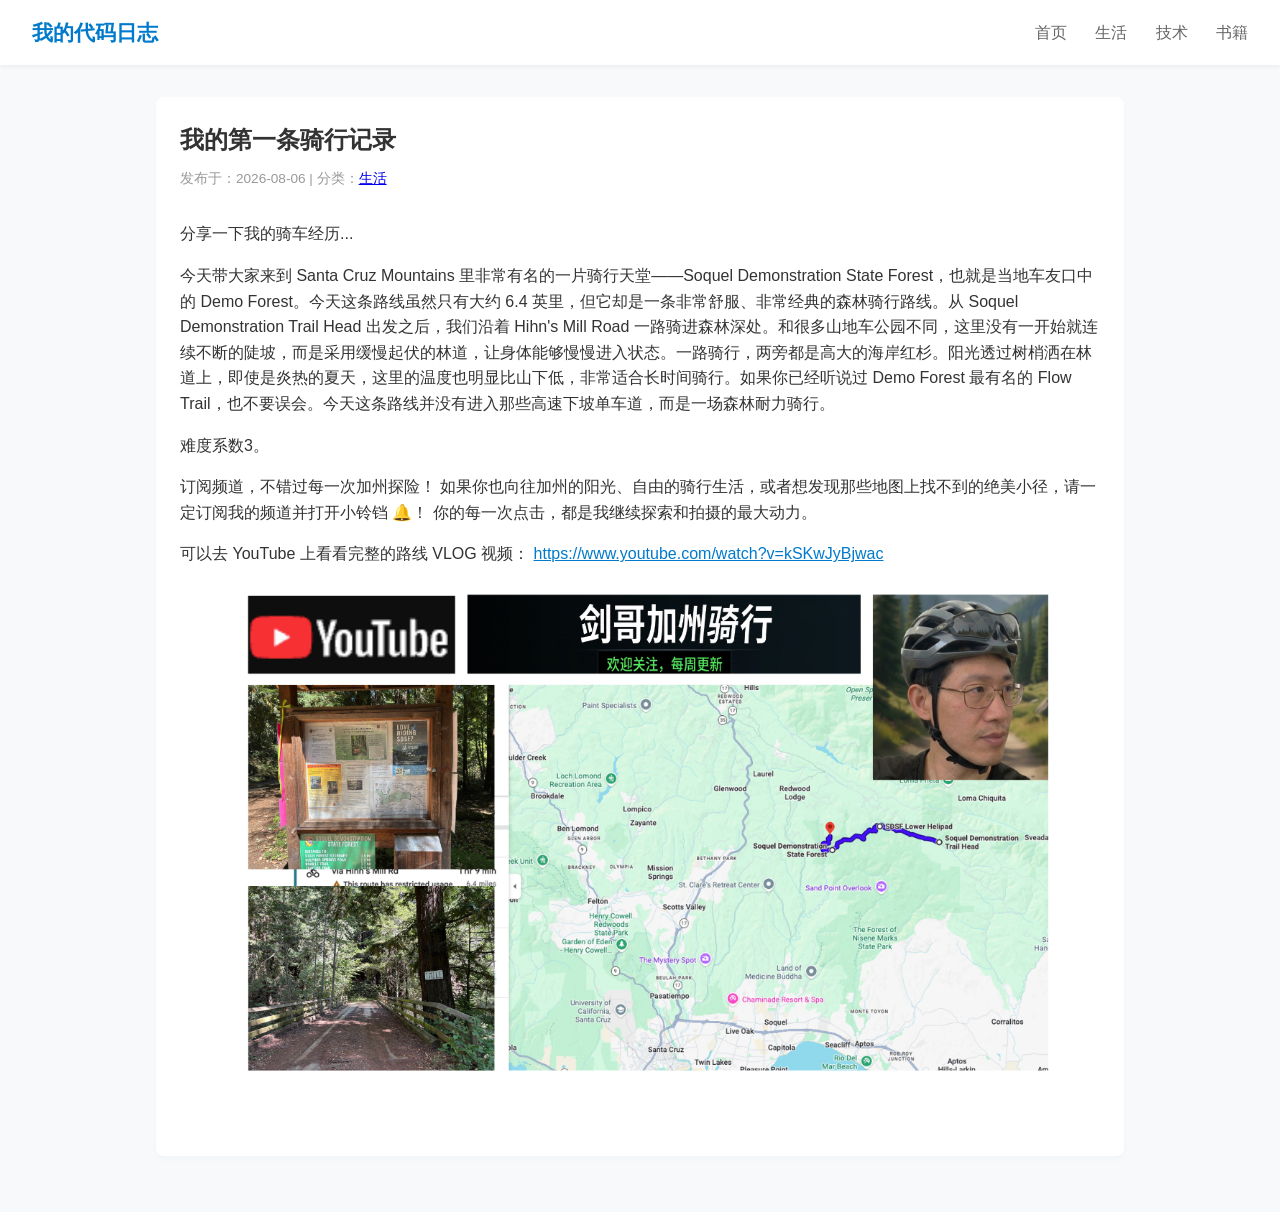
<file: articles-rides/article-ride.html>
<!DOCTYPE html>
<html lang="zh-CN">
<head>
    <meta charset="UTF-8">
    <meta name="viewport" content="width=device-width, initial-scale=1.0">
    <title>我的第一条骑行记录 - 我的个人博客</title>
    <link rel="stylesheet" href="../style.css">
</head>
<body>
    <!-- 统一导航栏 -->
    <header>
        <div class="logo">我的代码日志</div>
        <nav>
            <a href="../index.html">首页</a>
            <a href="../All-rides.html">生活</a>
            <a href="../All-techs.html">技术</a>
            <a href="../All-books.html">书籍</a>
        </nav>
    </header>

    <!-- 文章内容 -->
    <div class="container">
        <main class="post-list">
            <article class="post-card" style="transform: none;">
                <h1>我的第一条骑行记录</h1>
                <div class="post-meta">发布于：2026-08-06 | 分类：<a href="article-ride.html">生活</a></div>
                <div class="article-content" style="margin-top: 2rem;">
                    <p style="margin-bottom: 1rem;">分享一下我的骑车经历...</p>
                    <p style="margin-bottom: 1rem;">今天带大家来到 Santa Cruz Mountains 里非常有名的一片骑行天堂——Soquel Demonstration State Forest，也就是当地车友口中的 Demo Forest。今天这条路线虽然只有大约 6.4 英里，但它却是一条非常舒服、非常经典的森林骑行路线。从 Soquel Demonstration Trail Head 出发之后，我们沿着 Hihn's Mill Road 一路骑进森林深处。和很多山地车公园不同，这里没有一开始就连续不断的陡坡，而是采用缓慢起伏的林道，让身体能够慢慢进入状态。一路骑行，两旁都是高大的海岸红杉。阳光透过树梢洒在林道上，即使是炎热的夏天，这里的温度也明显比山下低，非常适合长时间骑行。如果你已经听说过 Demo Forest 最有名的 Flow Trail，也不要误会。今天这条路线并没有进入那些高速下坡单车道，而是一场森林耐力骑行。</p>
                    <p style="margin-bottom: 1rem;">难度系数3。</p>
                    <p style="margin-bottom: 1rem;">订阅频道，不错过每一次加州探险！ 如果你也向往加州的阳光、自由的骑行生活，或者想发现那些地图上找不到的绝美小径，请一定订阅我的频道并打开小铃铛 🔔！ 你的每一次点击，都是我继续探索和拍摄的最大动力。</p>

                    <p style="margin-bottom: 1rem;">可以去 YouTube 上看看完整的路线 VLOG 视频：
                        <a href="https://www.youtube.com/watch?v=kSKwJyBjwac" target="_blank" style="color: #007acc; text-decoration: underline;">
                            https://www.youtube.com/watch?v=kSKwJyBjwac
                        </a>
                    </p>

                                        
                    <!-- 示例 1：在段落下方插入一张骑行路线图片 -->
                    <img src="ride-images/demo-forest.jpg" alt="Soquel Demonstration State Forest 森林骑行路线" style="width: 100%; height: auto; border-radius: 8px; margin-bottom: 1.5rem;">

                    
                </div>
            </article>
        </main>
    </div>
</body>
</html>
</file>
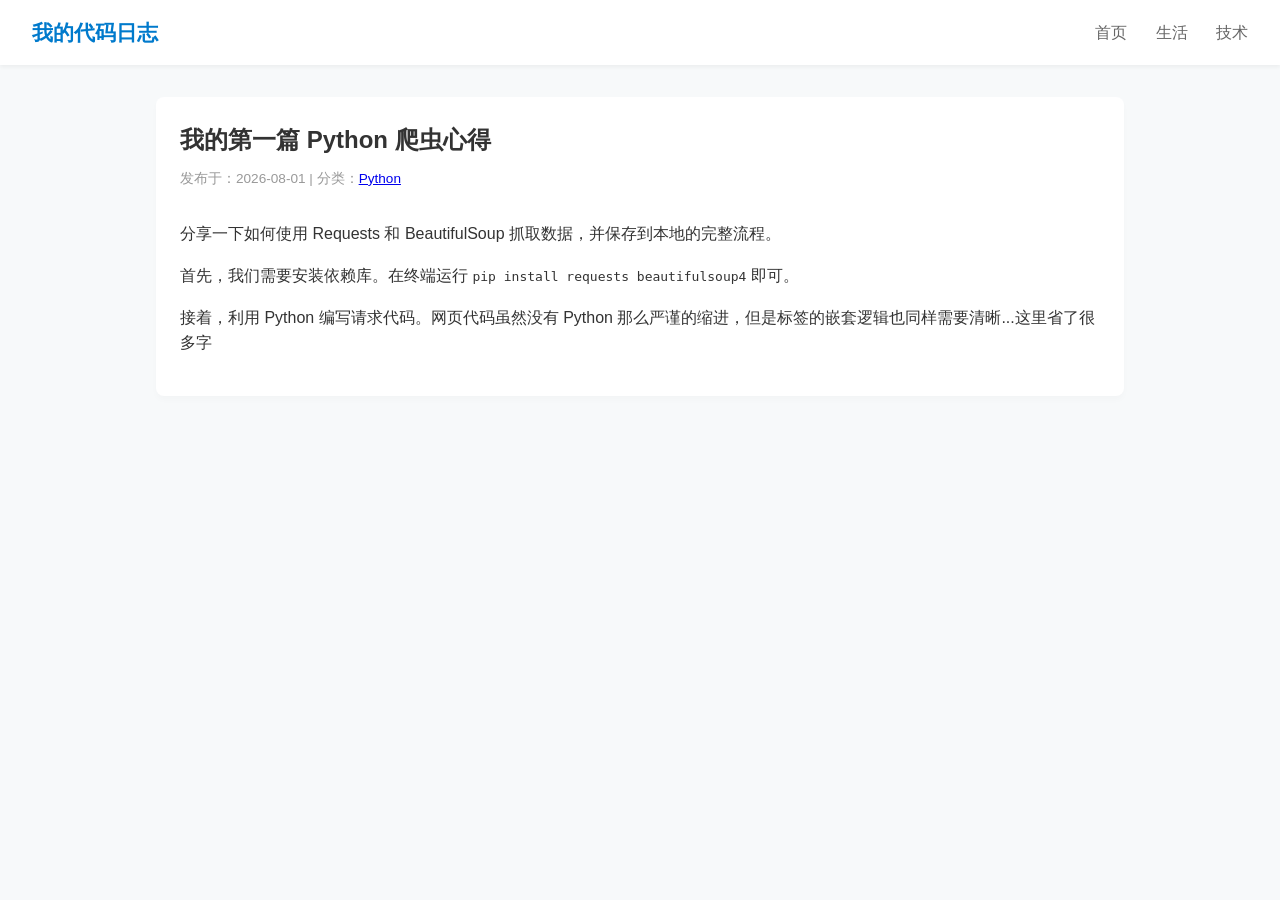
<file: articles-techs/article-python.html>
<!DOCTYPE html>
<html lang="zh-CN">
<head>
    <meta charset="UTF-8">
    <meta name="viewport" content="width=device-width, initial-scale=1.0">
    <title>我的第一篇 Python 爬虫心得 - 我的个人博客</title>
    <link rel="stylesheet" href="../style.css">
</head>
<body>
    <!-- 统一导航栏 -->
    <header>
        <div class="logo">我的代码日志</div>
        <nav>
            <a href="../index.html">首页</a>
            <a href="../All-rides.html">生活</a>
            <a href="../All-techs.html">技术</a>
        </nav>
    </header>

    <!-- 文章内容 -->
    <div class="container">
        <main class="post-list">
            <article class="post-card" style="transform: none;">
                <h1>我的第一篇 Python 爬虫心得</h1>
                <div class="post-meta">发布于：2026-08-01 | 分类：<a href="article-python.html">Python</a></div>
                <div class="article-content" style="margin-top: 2rem;">
                    <p style="margin-bottom: 1rem;">分享一下如何使用 Requests 和 BeautifulSoup 抓取数据，并保存到本地的完整流程。</p>
                    <p style="margin-bottom: 1rem;">首先，我们需要安装依赖库。在终端运行 <code>pip install requests beautifulsoup4</code> 即可。</p>
                    <p style="margin-bottom: 1rem;">接着，利用 Python 编写请求代码。网页代码虽然没有 Python 那么严谨的缩进，但是标签的嵌套逻辑也同样需要清晰...这里省了很多字</p>
                    
                </div>
            </article>
        </main>
    </div>
</body>
</html>
</file>
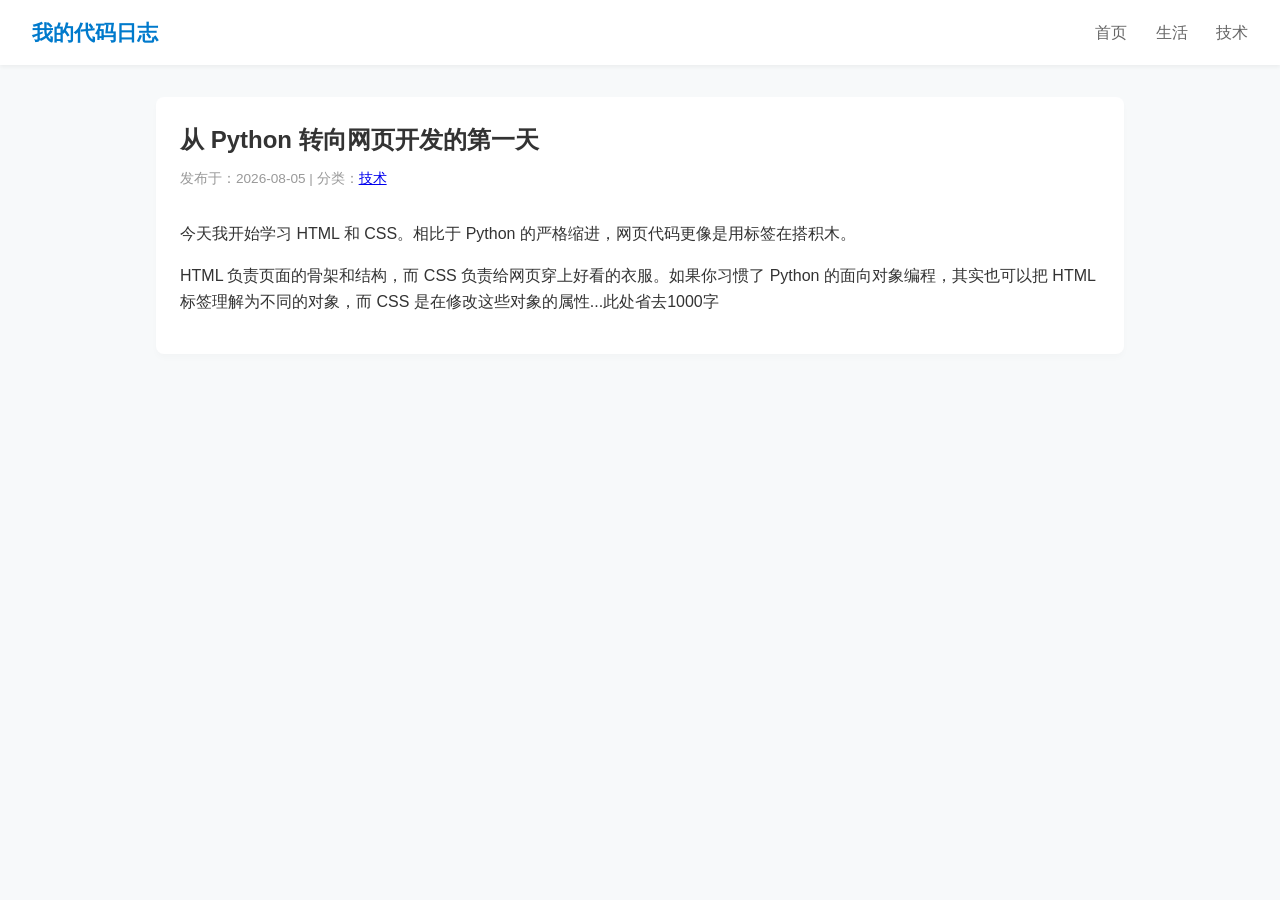
<file: articles-techs/article-web.html>
<!DOCTYPE html>
<html lang="zh-CN">
<head>
    <meta charset="UTF-8">
    <meta name="viewport" content="width=device-width, initial-scale=1.0">
    <title>从 Python 转向网页开发的第一天 - 我的个人博客</title>
    <link rel="stylesheet" href="../style.css">
</head>
<body>
    <!-- 统一导航栏 -->
    <header>
        <div class="logo">我的代码日志</div>
        <nav>
            <a href="../index.html">首页</a>
            <a href="../All-rides.html">生活</a>
            <a href="../All-techs.html">技术</a>
        </nav>
    </header>

    <!-- 文章内容 -->
    <div class="container">
        <main class="post-list">
            <article class="post-card" style="transform: none;">
                <h1>从 Python 转向网页开发的第一天</h1>
                <div class="post-meta">发布于：2026-08-05 | 分类：<a href="article-web.html">技术</a></div>
                <div class="article-content" style="margin-top: 2rem;">
                    <p style="margin-bottom: 1rem;">今天我开始学习 HTML 和 CSS。相比于 Python 的严格缩进，网页代码更像是用标签在搭积木。</p>
                    <p style="margin-bottom: 1rem;">HTML 负责页面的骨架和结构，而 CSS 负责给网页穿上好看的衣服。如果你习惯了 Python 的面向对象编程，其实也可以把 HTML 标签理解为不同的对象，而 CSS 是在修改这些对象的属性...此处省去1000字</p>
                </div>
            </article>
        </main>
    </div>
</body>
</html>
</file>
<file: style.css>
/* 全局样式重置 */
* {
    margin: 0;
    padding: 0;
    box-sizing: border-box;
}

body {
    font-family: -apple-system, BlinkMacSystemFont, "Segoe UI", Roboto, sans-serif;
    line-height: 1.6;
    color: #333;
    background-color: #f7f9fa;
}

/* 导航栏样式 */
header {
    background-color: #fff;
    padding: 1rem 2rem;
    display: flex;
    justify-content: space-between;
    align-items: center;
    box-shadow: 0 2px 4px rgba(0,0,0,0.05);
}

header .logo {
    font-size: 1.3rem;
    font-weight: bold;
    color: #007acc;
}

nav a {
    margin-left: 1.5rem;
    text-decoration: none;
    color: #666;
}

nav a:hover {
    color: #007acc;
}

/* 页面布局（使用 Flexbox） */
.container {
    max-width: 1000px;
    margin: 2rem auto;
    padding: 0 1rem;
    display: flex;
    gap: 2rem;
}

.post-list {
    flex: 3; /* 占 3 份宽度 */
}

.sidebar {
    flex: 1; /* 占 1 份宽度 */
}

.sidebar-avatar {
    width: 120px;         /* Set explicit width */
    height: 120px;        /* Set explicit height */
    object-fit: cover;   /* Prevents the image from stretching if aspect ratio differs */
    border-radius: 50%;  /* Optional: makes the image round */
    margin-bottom: 12px; /* Space between image and text */
}


/* 文章卡片样式 */
.post-card {
    background: #fff;
    padding: 1.5rem;
    margin-bottom: 1.5rem;
    border-radius: 8px;
    box-shadow: 0 4px 6px rgba(0,0,0,0.02);
    transition: transform 0.2s;
}

.post-card:hover {
    transform: translateY(-3px);
}

.post-card h2 a {
    color: #222;
    text-decoration: none;
}

.post-card h2 a:hover {
    color: #007acc;
}

.post-meta {
    font-size: 0.85rem;
    color: #999;
    margin: 0.5rem 0 1rem 0;
}

/* 侧边栏小部件 */
.widget {
    background: #fff;
    padding: 1.5rem;
    border-radius: 8px;
    box-shadow: 0 4px 6px rgba(0,0,0,0.02);
}

.widget h3 {
    margin-bottom: 0.5rem;
    border-bottom: 2px solid #f0f0f0;
    padding-bottom: 0.5rem;
}

/* 页脚 */
footer {
    text-align: center;
    padding: 2rem;
    color: #999;
    font-size: 0.9rem;
}
</file>
